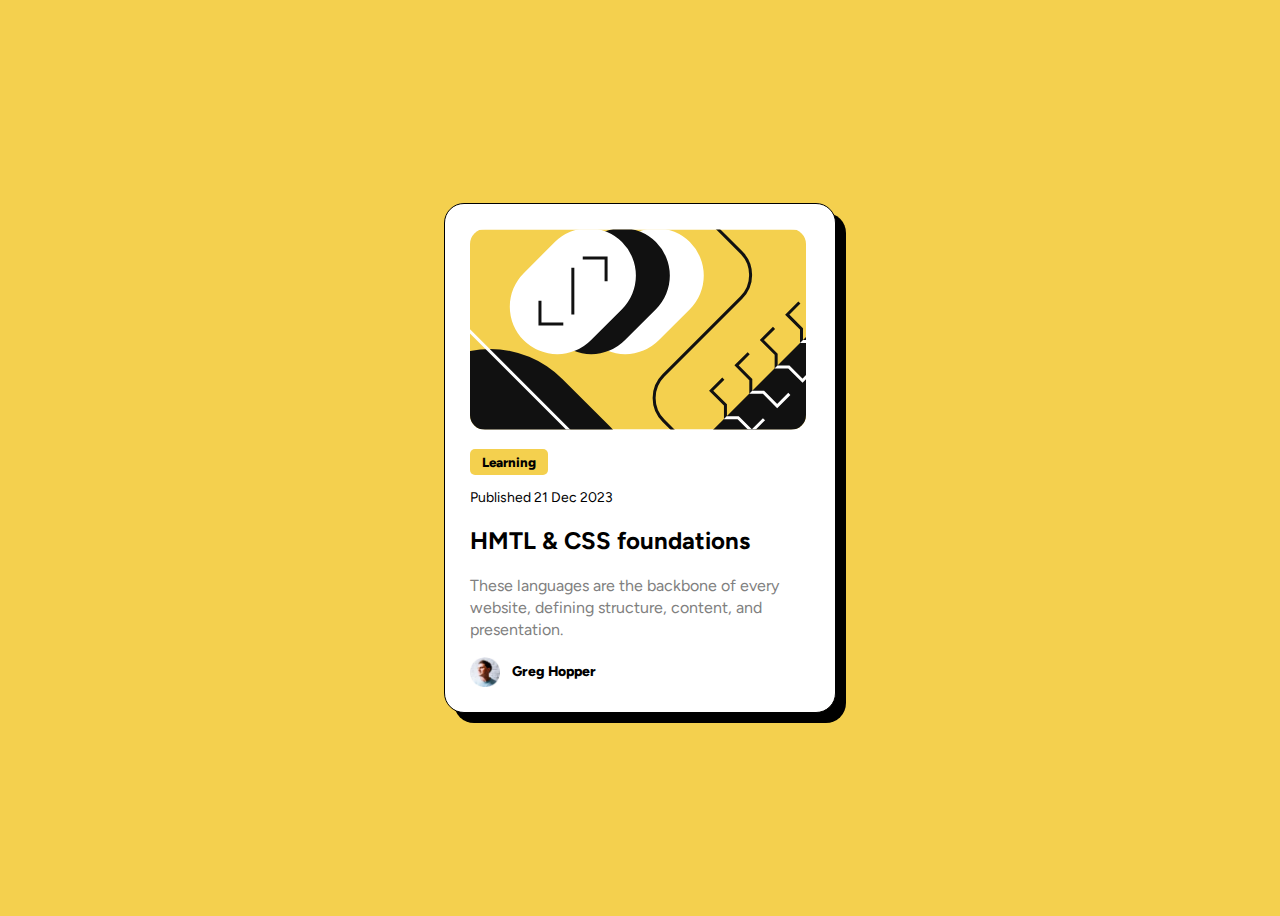
<file: blog-preview-card/index.html>
<!DOCTYPE html>
<html lang="en">
<head>
  <meta charset="UTF-8">
  <meta name="viewport" content="width=device-width, initial-scale=1.0"> <!-- displays site properly based on user's device -->

  <link rel="icon" type="image/png" sizes="32x32" href="./assets/images/favicon-32x32.png">
  
  <link rel="stylesheet" href="style.css">
  <title>Frontend Mentor | Blog preview card</title>
</head>
<body>
  <div class="container">
    <div class="blog-container">
      <div>
        <svg class="img" xmlns="http://www.w3.org/2000/svg" width="336" height="201" fill="none" viewBox="0 0 336 201"><g clip-path="url(#a)"><path fill="#F4D04E" d="M0 .5h336v200H0z"/><rect width="139" height="95" x="87.996" y="77.729" fill="#fff" rx="47.5" transform="rotate(-45 87.996 77.729)"/><rect width="139" height="95" x="54.055" y="77.729" fill="#111" rx="47.5" transform="rotate(-45 54.055 77.729)"/><path fill="#111" d="M234.864 209.036 451.4-7.5l67.175 67.175-216.536 216.536z"/><rect width="139" height="95" x="20.114" y="77.729" fill="#fff" rx="47.5" transform="rotate(-45 20.114 77.729)"/><rect width="204.19" height="270.554" fill="#111" rx="102.095" transform="scale(-1 1) rotate(45 -103.887 14.564)"/><path stroke="#fff" stroke-width="3" d="m6.69-357.5 135.583 135.727c12.481 12.494 12.481 32.737 0 45.231L-45.544 11.475c-12.481 12.494-12.481 32.737 0 45.23L107.088 209.5"/><path stroke="#111" stroke-width="3" d="M69.965 71.719v23.334h23.334M136.079 52.273V28.94h-23.334M102.845 38.838v46.67M210.364-37.5l60.873 60.873c12.497 12.496 12.497 32.758 0 45.254l-77.745 77.746c-12.497 12.496-12.497 32.758 0 45.254l69.872 69.873"/><path stroke="#111" stroke-width="3" d="m253.339 149.574-12.144 12.145 14.256 14.257v12.672h12.673l13.729 13.729 12.145-12.145M278.685 124.228l-12.145 12.145 14.257 14.257v12.673h12.673l13.729 13.729 12.145-12.145M304.031 98.883l-12.145 12.144 14.257 14.257v12.673h12.673l13.729 13.729 12.144-12.145M329.376 73.537l-12.145 12.145 14.257 14.257v12.672h12.673l13.729 13.729 12.145-12.144"/><path stroke="#fff" stroke-width="5" d="m354.722 48.191-12.145 12.145 14.257 14.257v12.673h12.673l13.729 13.729 12.145-12.145"/><mask id="b" width="285" height="285" x="234" y="-8" maskUnits="userSpaceOnUse" style="mask-type:alpha"><path fill="#111" d="M234.864 209.036 451.4-7.5l67.175 67.175-216.536 216.536z"/></mask><g stroke="#fff" mask="url(#b)"><path stroke-width="3" d="m253.339 149.574-12.144 12.145 14.256 14.257v12.672h12.673l13.729 13.729 12.145-12.145M278.685 124.228l-12.145 12.145 14.257 14.257v12.673h12.673l13.729 13.729 12.145-12.145M304.031 98.883l-12.145 12.144 14.257 14.257v12.673h12.673l13.729 13.729 12.144-12.145M329.376 73.537l-12.145 12.145 14.257 14.257v12.672h12.673l13.729 13.729 12.145-12.145"/><path stroke-width="5" d="m354.722 48.191-12.145 12.145 14.257 14.257v12.673h12.673l13.729 13.729 12.145-12.145"/></g></g><defs><clipPath id="a"><path fill="#fff" d="M0 .5h336v200H0z"/></clipPath></defs></svg>
      </div>
      <button>Learning</button>
      <p class="date">Published 21 Dec 2023</p>
      <h2>HMTL & CSS foundations</h2>
      <p class="description">These languages are the backbone of every website, defining structure, content, and presentation.</p>
      <div class="instructor">
        <img src="assets/images/image-avatar.webp" width="30px">
        <div class="name">Greg Hopper</div>
      </div>
    </div>
  </div>
</body>
</html>
</file>
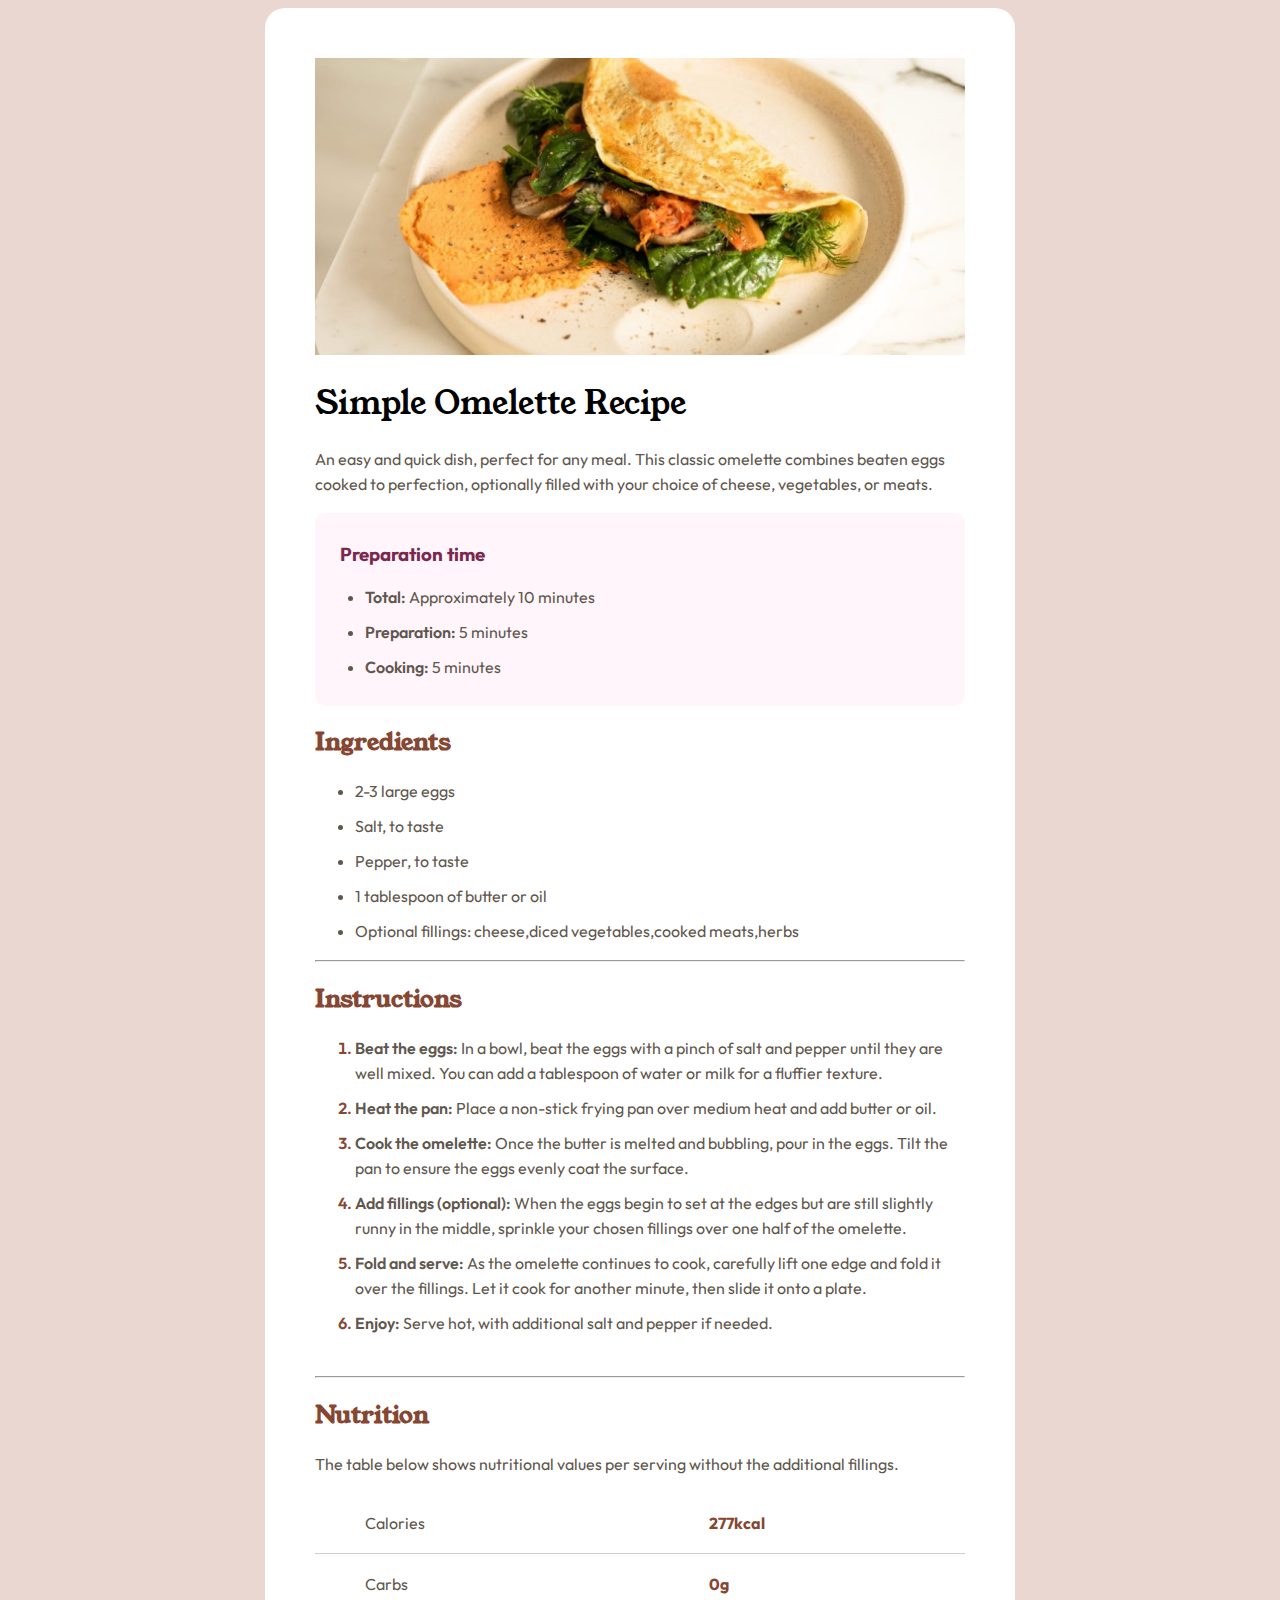
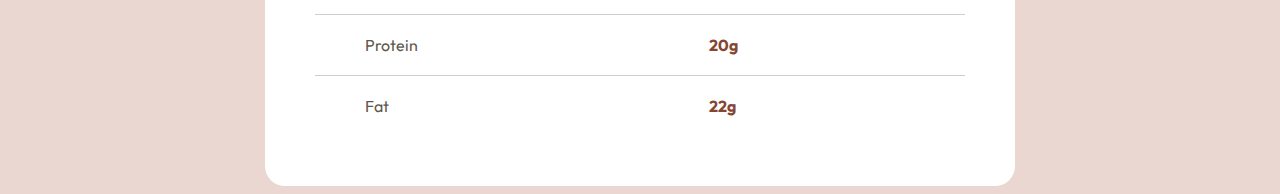
<file: recipe-page-main/index.html>
<!DOCTYPE html>
<html lang="en">
<head>
  <meta charset="UTF-8">
  <meta name="viewport" content="width=device-width, initial-scale=1.0"> <!-- displays site properly based on user's device -->

  <link rel="icon" type="image/png" sizes="32x32" href="./assets/images/favicon-32x32.png">

  <link rel="stylesheet" href="style.css">
  
  <title>Frontend Mentor | Recipe page</title>
</head>
<body>
  <div  class="container">
    <div class="recipe-container">
        <img width="100%" src="assets/images/image-omelette.jpeg">
      <div>
        <div>
          <h1>Simple Omelette Recipe</h1>
          <p>
            An easy and quick dish, perfect for any meal. This classic omelette combines beaten eggs cooked 
            to perfection, optionally filled with your choice of cheese, vegetables, or meats.
          </p>
        </div>
        <div class="time-container">
          <h3>Preparation time</h3>
          <ul>
            <li><span>Total:</span> Approximately 10 minutes</li>
            <li><span>Preparation: </span>5 minutes</li>
            <li><span>Cooking: </span>5 minutes</li>
          </ul>
        </div>
        <div>
          <h2>Ingredients</h2>
          <ul>
            <li>2-3 large eggs</li>
            <li>Salt, to taste</li>
            <li>Pepper, to taste</li>
            <li>1 tablespoon of butter or oil</li>
            <li>Optional fillings: cheese,diced vegetables,cooked meats,herbs</li>
          </ul>
        </div>
        <hr>
        <div style="margin-bottom: 40px;">
          <h2>Instructions</h2>
          <ol>
            <li>
              <span>Beat the eggs:</span> In a bowl, beat the eggs with a pinch of salt and pepper until they are well mixed. 
              You can add a tablespoon of water or milk for a fluffier texture.
            </li>
            <li><span>Heat the pan:</span> Place a non-stick frying pan over medium heat and add butter or oil.</li>
            <li><span>Cook the omelette:</span> Once the butter is melted and bubbling, pour in the eggs. Tilt the pan to ensure 
              the eggs evenly coat the surface.
            </li>
            <li><span>Add fillings (optional):</span> When the eggs begin to set at the edges but are still slightly runny in the 
              middle, sprinkle your chosen fillings over one half of the omelette.
            </li>
            <li><span>Fold and serve: </span>As the omelette continues to cook, carefully lift one edge and fold it over the 
              fillings. Let it cook for another minute, then slide it onto a plate.
            </li>
            <li><span>Enjoy: </span>Serve hot, with additional salt and pepper if needed.</li>
          </ol>
        </div>
        <hr>
        <div>
          <h2>Nutrition</h2>
          <p>The table below shows nutritional values per serving without the additional fillings.
          </p>
          <table>
            <tr>
              <td class="row">Calories</td>
              <td>277kcal</td>
            </tr>
            <tr>
              <td class="row">Carbs</td>
              <td>0g</td>
            </tr>
            <tr>
              <td class="row">Protein</td>
              <td>20g</td>
            </tr>
            <tr>
              <td class="row">Fat</td>
              <td>22g</td>
            </tr>
          </table>
        </div>
      </div>
    </div>
  </div>
  </div>
</body>
</html>
</file>
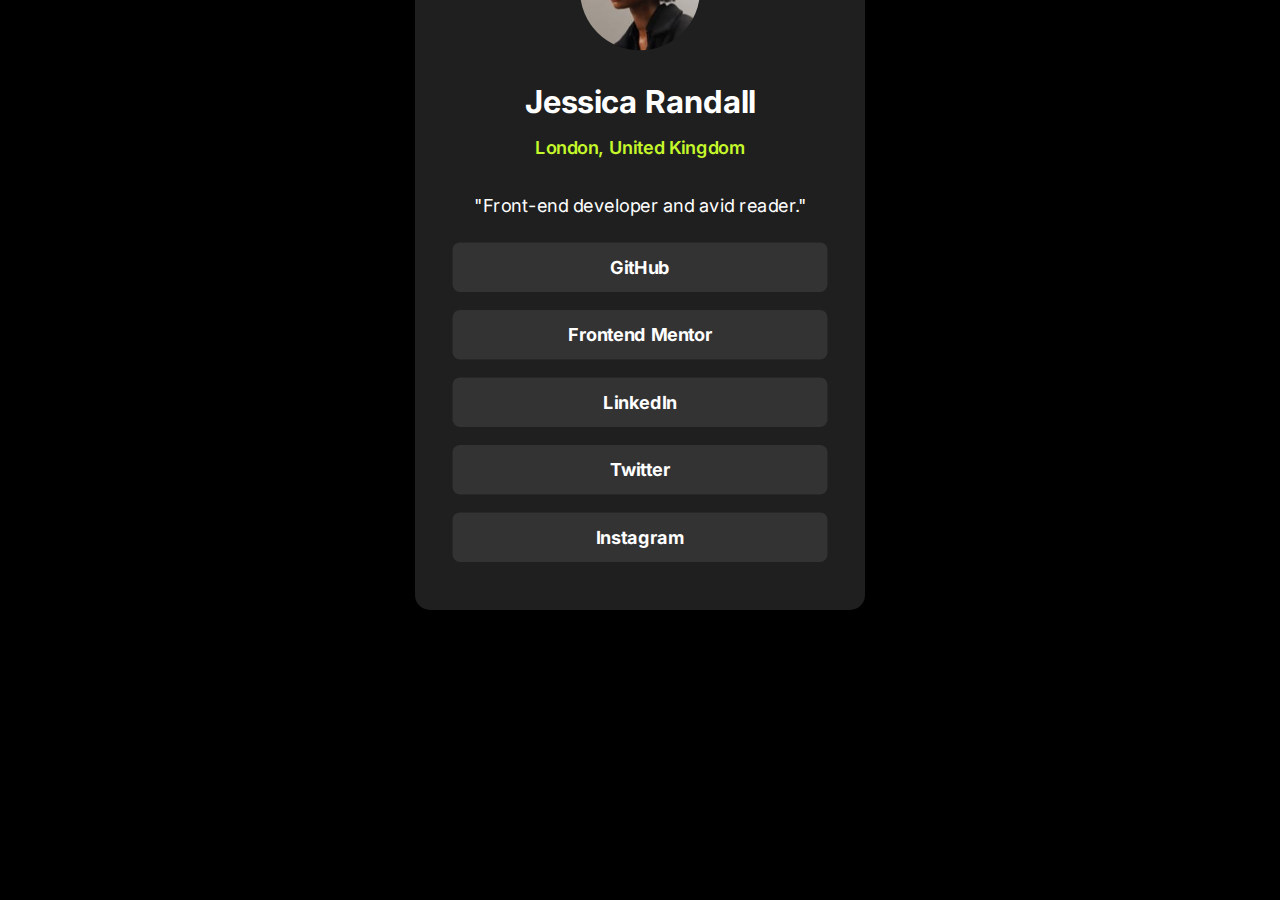
<file: social-links-profile-main/index.html>
<!DOCTYPE html>
<html lang="en">

<head>
  <meta charset="UTF-8">
  <meta name="viewport" content="width=device-width, initial-scale=1.0">
  <!-- displays site properly based on user's device -->

  <link rel="icon" type="image/png" sizes="32x32" href="./assets/images/favicon-32x32.png">

  <title>Frontend Mentor | Social links profile</title>

  <link rel="stylesheet" href="style.css">

</head>

<body>

  <div class="container">
    <div class="profile-container">
      <div class="info-container">
        <img src="assets/images/avatar-jessica.jpeg" alt="">
        <h2 class="name">Jessica Randall</h2>
        <p class="place">London, United Kingdom</p>
        <p class="job-role">"Front-end developer and avid reader."</p>
      </div>
      <div class="links-container">
        <div>GitHub</div>
        <div>Frontend Mentor</div>
        <div>LinkedIn</div>
        <div>Twitter</div>
        <div>Instagram</div>
      </div>
    </div>
  </div>
  <div class="attribution">
    Challenge by <a href="https://www.frontendmentor.io?ref=challenge" target="_blank">Frontend Mentor</a>.
    Coded by <a href="https://github.com/saisiddarth84/Frontend-Mentor-Challenges">Sai Siddarth A J</a>.
  </div>
</body>

</html>
</file>
<file: blog-preview-card/style.css>
@import url('https://fonts.googleapis.com/css2?family=Figtree:wght@500;600;800&display=swap');

body{
  background-color: hsl(47, 88%, 63%);
  font-family: 'Figtree';
  font-size: 16px;
}

.container{
  height: 100vh;
  display: flex;
  justify-content: center;
  align-items: center;
}

.blog-container{
  background-color: hsl(0, 0%, 100%);
  padding: 25px;
  width: 340px;
  border-radius: 20px;
  border: 1px solid black;
  box-shadow: 10px 10px rgba(0, 0, 0, 1) ;
}

.img{
  border-radius: 15px;
}

h2:active{
  color: hsl(47, 88%, 63%);
}

button{
  background-color: hsl(47, 88%, 63%);
  font-family: 'Figtree';
  font-weight: 800;
  border: none;
  border-radius: 5px;
  padding: 5px 12px;
  margin-top: 15px;
}

.date{
  font-size: 14px;;
}

.description{
  color:hsl(0, 0%, 50%);
  line-height: 22px;
}

.instructor{
  display: flex;
  align-items: center;
  gap: 12px;
}

.name{
  font-size: 14px;
  font-weight: 800;
}

@media(max-width: 400px ){
  .blog-container{
    transform: scale(0.8);
  }
}
</file>
<file: recipe-page-main/style.css>
@import url('https://fonts.googleapis.com/css2?family=Outfit:wght@400;600;700&family=Young+Serif:wght@400&display=swap');

  body{
    background-color: hsl(14, 38%, 87%);
    font-family: 'outfit';
    color:hsl(30, 10%, 34%);

  }

  h1{
    font-family: 'Young Serif';
    color: black;
    font-weight: 400;
  }

  h2{
    font-family: 'Young Serif';
    color: hsl(14, 45%, 36%);
  }

  .container{
    display: flex;
    flex-direction: column;
    justify-content: center;
    align-items: center;
  }
   
  li{
    margin-bottom: 10px;;
  }
  

  .recipe-container{
    background-color: white ;
    max-width: 650px;
    padding: 50px;
    border-radius: 20px;
  }

  p,li{
    line-height: 25px;
  }

  .time-container{
    background-color: hsl(330, 100%, 98%) ;
    padding: 10px;
    border-radius: 10px;
  }
  h3{
    color: hsl(332, 51%, 32%);
    margin-left: 15px;
  }
  span{
    color: hsl(30, 10%, 34%);
    font-weight: 600;
  }

  ol li::marker {
    font-weight: 600; /* Change the color to your desired color */
    color:  hsl(14, 45%, 36%);
  }

  table {
    border-collapse: collapse;
    width: 100%;
  }        
  td{  
      padding: 20px;
  }

  tr{
    border-bottom: 1px solid rgb(206, 206, 206);
  }

  tr:last-child{
    border:none;
  }
  
  .row{
    padding-left: 50px;
  }

  td:last-child{
    color:  hsl(14, 45%, 36%);;
    font-weight: 700;
  }


  @media (max-width: 375px) {
    .recipe-container{
      width: 350px;
      padding: 0;
    }
    .recipe-container div{
      padding:10px 15px;
    }
    img{
      width: 100%;
    }
    ul,ol{
      margin: 0;
      padding-left: 25px;
    }
    
  }
</file>
<file: social-links-profile-main/style.css>
@import url('https://fonts.googleapis.com/css2?family=Inter:wght@400;600;700&display=swap');
.attribution { font-size: 11px; text-align: center; }
.attribution a { color: hsl(228, 45%, 44%); }


body{
  background-color: black;
  font-size: 14px;
  color: hsl(0, 0%, 100%);
  margin:0;
  padding:0;
  font-family: 'Inter';
}
.container{
  display: flex;
  align-items: center;
  justify-content: center;
}

.profile-container{
  background-color: hsl(0, 0%, 12%);
  padding: 35px 25px 20px 25px;
  border-radius: 10px;
  max-width: 100%;
  scale:1.5;
  
}
.info-container{
  display: flex;
  flex-direction: column;
  align-items: center;
  justify-content: center;
  width: 250px;
}
.name{
  margin-bottom: 5px;
} 
.place{
  margin-top: 5px;
  color:hsl(75, 94%, 57%);
  font-size: 12px;
  font-weight: 600;
}
.job-role{
  font-size: 12px;
}
img{
  width: 80px;
  border-radius: 50px;   
  margin-bottom: 5px;
}
.links-container{
  margin-top: 5px;
  font-weight: 700;
  font-size: 12px;
}

.links-container div{
  background-color:hsl(0, 0%, 20%);
  text-align: center;
  margin-bottom: 12px;
  padding: 9px;
  border-radius: 5px;
  transition: all 0.2s;
  cursor:pointer;
}
.links-container div:active{
  background-color: hsl(75, 94%, 57%);
  color: hsl(0, 0%, 8%);
}

@media (max-width: 375px){
  .profile-container{
    scale:1;
  }
}
</file>
